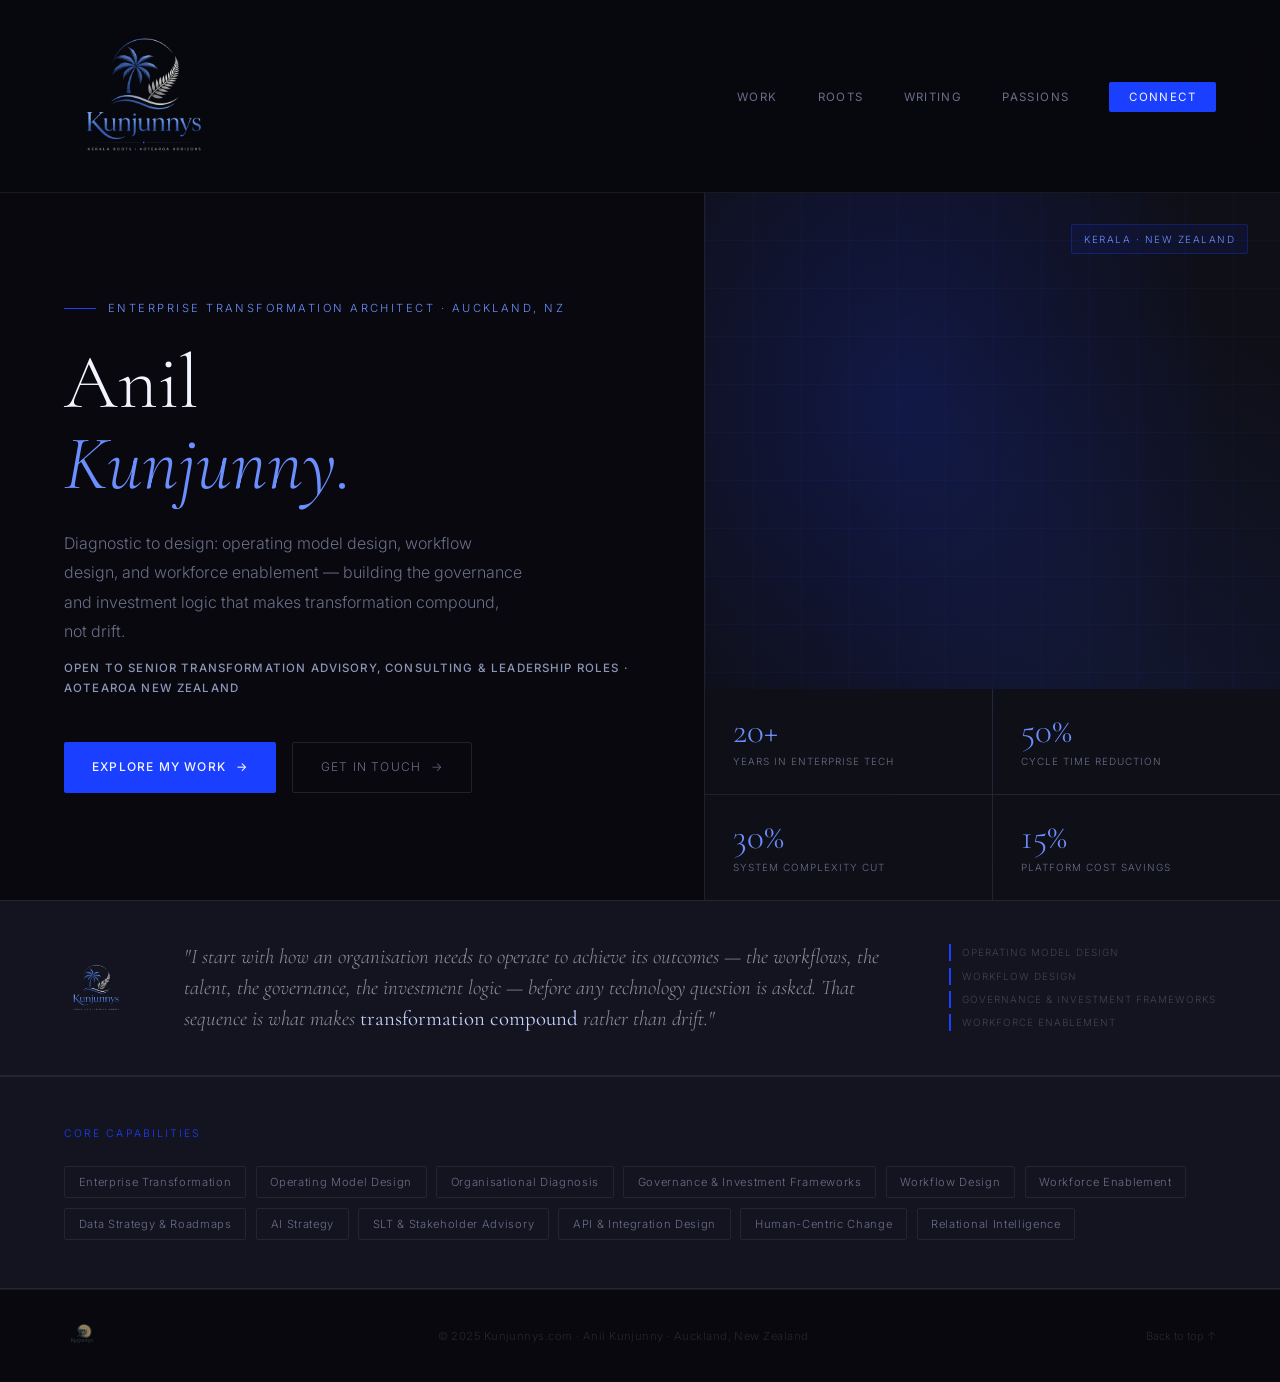
<file: index.html>
<!DOCTYPE html>
<html lang="en">
<head>
  <meta charset="UTF-8"/>
  <meta name="viewport" content="width=device-width,initial-scale=1.0"/>
  <title>Anil Kunjunny — Enterprise Transformation Architect</title>
  <link href="https://fonts.googleapis.com/css2?family=Cormorant+Garamond:ital,wght@0,300;0,400;0,600;1,300;1,400&family=Inter:wght@300;400;500;600&display=swap" rel="stylesheet"/>
  <link rel="stylesheet" href="css/style.css"/>
</head>
<body>

<nav>
  <a href="index.html" class="nav-logo"><img src="images/kunjunnys-logo-transparent.png" alt="Kunjunnys">
</a>
  <ul class="nav-links">
    <li><a href="work.html">Work</a></li>
    <li><a href="roots.html">Roots</a></li>
    <li><a href="writing.html">Writing</a></li>
    <li><a href="passions.html">Passions</a></li>
    <li><a href="connect.html" class="nav-cta">Connect</a></li>
  </ul>
</nav>

<div class="hero" id="home">
  <div class="hero-left">
    <div class="hero-eyebrow">Enterprise Transformation Architect &middot; Auckland, NZ</div>
    <h1 class="hero-title">Anil<br><em>Kunjunny.</em></h1>
    <p class="hero-subtitle">Diagnostic to design: operating model design, workflow design, and workforce enablement &mdash; building the governance and investment logic that makes transformation compound, not drift.</p>
    <p class="hero-role">Open to Senior Transformation Advisory, Consulting &amp; Leadership Roles &middot; Aotearoa New Zealand</p>
    <div class="hero-actions">
      <a href="work.html" class="btn-primary">Explore my work <span class="btn-arrow">&rarr;</span></a>
      <a href="connect.html" class="btn-secondary">Get in touch <span class="btn-arrow">&rarr;</span></a>
    </div>
  </div>
  <div class="hero-right">
    <div class="hero-bg-glow"></div>
    <div class="hero-grid-overlay"></div>
    <div class="hero-tag">Kerala &middot; New Zealand</div>
    <div class="hero-credentials">
      <div class="hero-cred"><div class="hero-cred-num">20+</div><div class="hero-cred-label">Years in enterprise tech</div></div>
      <div class="hero-cred"><div class="hero-cred-num">50%</div><div class="hero-cred-label">Cycle time reduction</div></div>
      <div class="hero-cred"><div class="hero-cred-num">30%</div><div class="hero-cred-label">System complexity cut</div></div>
      <div class="hero-cred"><div class="hero-cred-num">15%</div><div class="hero-cred-label">Platform cost savings</div></div>
    </div>
  </div>
</div>

<div class="about-strip reveal">
  <img class="about-strip-logo" src="images/kunjunnys-logo-transparent.png" alt="Kunjunnys logo"/>
  <p class="about-strip-text">"I start with how an organisation needs to operate to achieve its outcomes &mdash; the workflows, the talent, the governance, the investment logic &mdash; before any technology question is asked. That sequence is what makes <strong>transformation compound</strong> rather than drift."</p>
  <div class="about-strip-tags">
    <span class="about-strip-tag">Operating Model Design</span>
    <span class="about-strip-tag">Workflow Design</span>
    <span class="about-strip-tag">Governance &amp; Investment Frameworks</span>
    <span class="about-strip-tag">Workforce Enablement</span>
  </div>
</div>

<div class="skills-strip reveal">
  <p class="skills-strip-label">Core Capabilities</p>
  <div class="skills-tags">
    <span class="skill-tag">Enterprise Transformation</span><span class="skill-tag">Operating Model Design</span><span class="skill-tag">Organisational Diagnosis</span><span class="skill-tag">Governance &amp; Investment Frameworks</span><span class="skill-tag">Workflow Design</span><span class="skill-tag">Workforce Enablement</span><span class="skill-tag">Data Strategy &amp; Roadmaps</span><span class="skill-tag">AI Strategy</span><span class="skill-tag">SLT &amp; Stakeholder Advisory</span><span class="skill-tag">API &amp; Integration Design</span><span class="skill-tag">Human-Centric Change</span><span class="skill-tag">Relational Intelligence</span>
  </div>
</div>

<footer>
  <img src="images/logo.png" alt="Kunjunnys logo"/>
  <p>&copy; 2025 Kunjunnys.com &middot; Anil Kunjunny &middot; Auckland, New Zealand</p>
  <a href="#">Back to top &uarr;</a>
</footer>

<script src="js/main.js"></script>
</body>
</html>
</file>
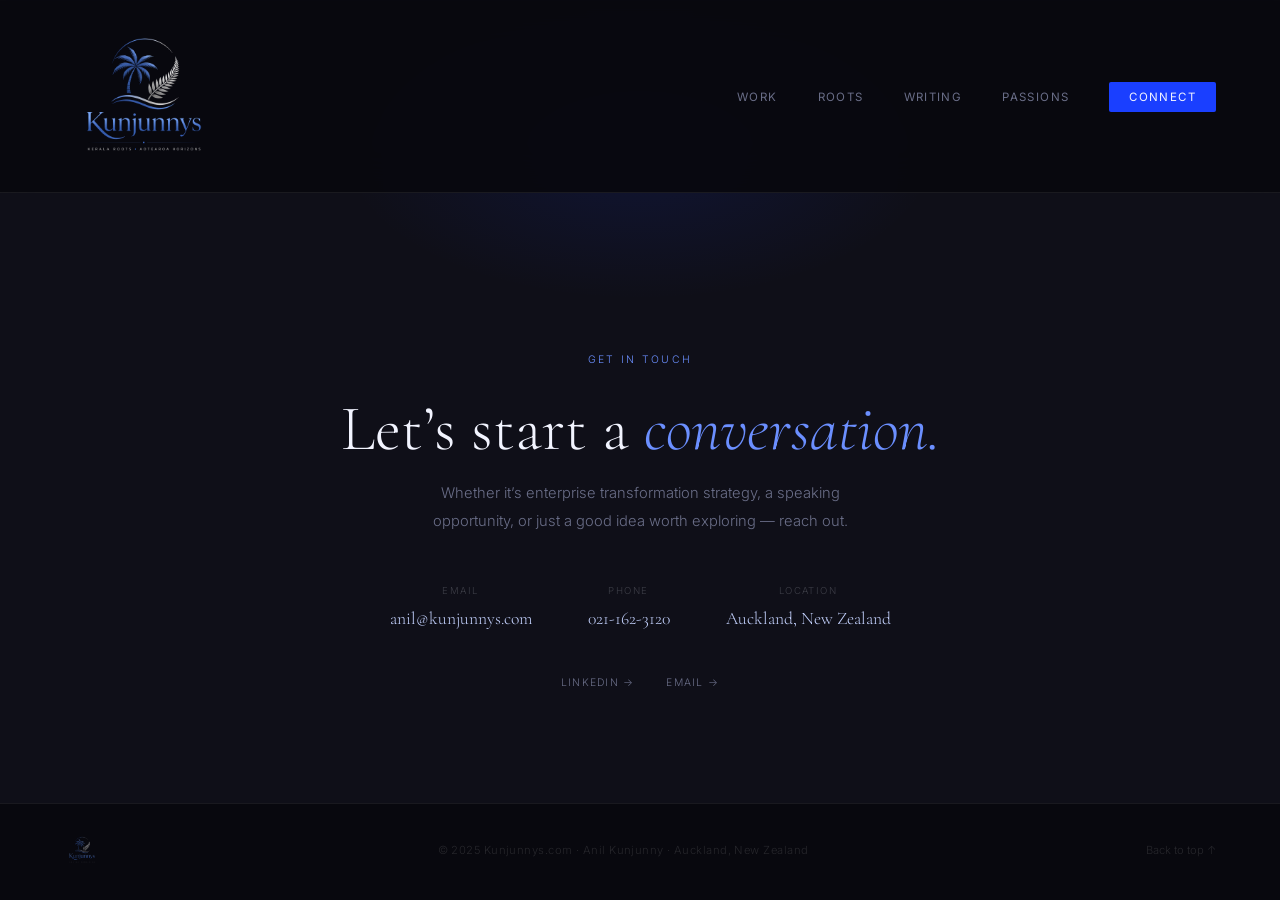
<file: connect.html>
<!DOCTYPE html>
<html lang="en">
<head>
  <meta charset="UTF-8"/>
  <meta name="viewport" content="width=device-width,initial-scale=1.0"/>
  <title>Connect — Anil Kunjunny, Enterprise Transformation Architect</title>
  <link href="https://fonts.googleapis.com/css2?family=Cormorant+Garamond:ital,wght@0,300;0,400;0,600;1,300;1,400&family=Inter:wght@300;400;500;600&display=swap" rel="stylesheet"/>
  <link rel="stylesheet" href="css/style.css"/>
</head>
<body>

<nav>
  <a href="index.html" class="nav-logo"><img src="images/kunjunnys-logo-transparent.png" alt="Kunjunnys logo"/></a>
  <ul class="nav-links">
    <li><a href="work.html">Work</a></li>
    <li><a href="roots.html">Roots</a></li>
    <li><a href="writing.html">Writing</a></li>
    <li><a href="passions.html">Passions</a></li>
    <li><a href="connect.html" class="nav-cta">Connect</a></li>
  </ul>
</nav>

<section id="connect" class="page-top" style="padding-top:350px;">
  <p class="connect-eyebrow">Get in touch</p>
  <h2 class="connect-title">Let&rsquo;s start a <em>conversation.</em></h2>
  <p class="connect-sub">Whether it&rsquo;s enterprise transformation strategy, a speaking opportunity, or just a good idea worth exploring &mdash; reach out.</p>
  <div class="connect-details">
    <div class="connect-detail"><div class="connect-detail-label">Email</div><div class="connect-detail-value"><a href="mailto:anil@kunjunnys.com">anil@kunjunnys.com</a></div></div>
    <div class="connect-detail"><div class="connect-detail-label">Phone</div><div class="connect-detail-value"><a href="tel:02116233120">021-162-3120</a></div></div>
    <div class="connect-detail"><div class="connect-detail-label">Location</div><div class="connect-detail-value">Auckland, New Zealand</div></div>
  </div>
  <div class="connect-socials">
    <a href="https://linkedin.com/in/kunjunny" class="connect-social-link" target="_blank">LinkedIn &rarr;</a>
    <a href="mailto:anil@kunjunnys.com" class="connect-social-link">Email &rarr;</a>
  </div>
</section>

<footer>
  <img src="images/kunjunnys-logo-transparent.png" alt="Kunjunnys logo"/>
  <p>&copy; 2025 Kunjunnys.com &middot; Anil Kunjunny &middot; Auckland, New Zealand</p>
  <a href="#">Back to top &uarr;</a>
</footer>

<script src="js/main.js"></script>
</body>
</html>
</file>
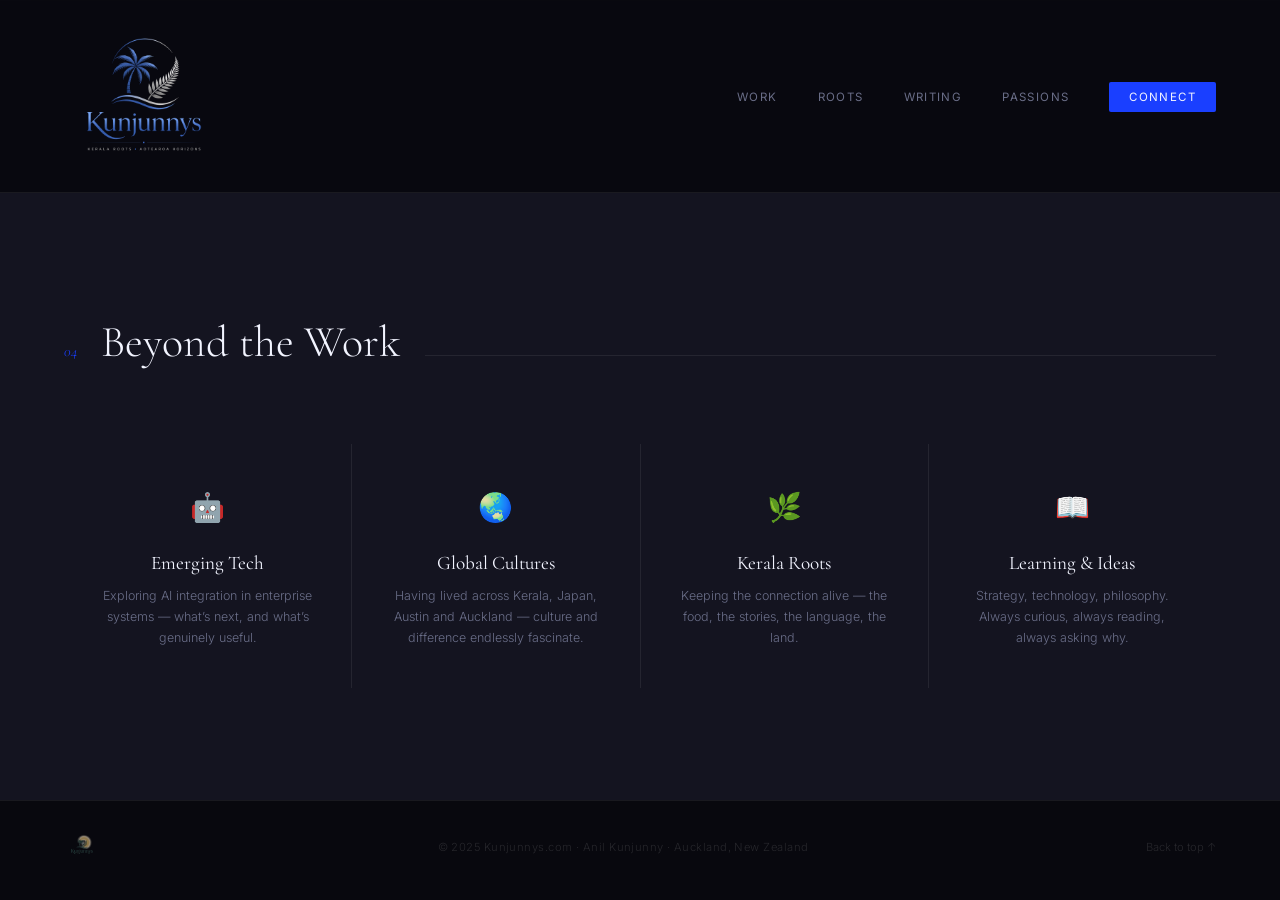
<file: passions.html>
<!DOCTYPE html>
<html lang="en">
<head>
  <meta charset="UTF-8"/>
  <meta name="viewport" content="width=device-width,initial-scale=1.0"/>
  <title>Beyond the Work — Anil Kunjunny, Enterprise Transformation Architect</title>
  <link href="https://fonts.googleapis.com/css2?family=Cormorant+Garamond:ital,wght@0,300;0,400;0,600;1,300;1,400&family=Inter:wght@300;400;500;600&display=swap" rel="stylesheet"/>
  <link rel="stylesheet" href="css/style.css"/>
</head>
<body>

<nav>
  <a href="index.html" class="nav-logo"><img src="images/kunjunnys-logo-transparent.png" alt="Kunjunnys logo"/></a>
  <ul class="nav-links">
    <li><a href="work.html">Work</a></li>
    <li><a href="roots.html">Roots</a></li>
    <li><a href="writing.html">Writing</a></li>
    <li><a href="passions.html">Passions</a></li>
    <li><a href="connect.html" class="nav-cta">Connect</a></li>
  </ul>
</nav>

<section id="passions" class="page-top">
  <div class="section-header reveal">
    <span class="section-num">04</span>
    <h2 class="section-title">Beyond the Work</h2>
    <div class="section-line"></div>
  </div>
  <div class="passions-grid reveal">
    <div class="passion-item"><span class="passion-icon">🤖</span><div class="passion-name">Emerging Tech</div><p class="passion-desc">Exploring AI integration in enterprise systems &mdash; what&rsquo;s next, and what&rsquo;s genuinely useful.</p></div>
    <div class="passion-item"><span class="passion-icon">🌏</span><div class="passion-name">Global Cultures</div><p class="passion-desc">Having lived across Kerala, Japan, Austin and Auckland &mdash; culture and difference endlessly fascinate.</p></div>
    <div class="passion-item"><span class="passion-icon">🌿</span><div class="passion-name">Kerala Roots</div><p class="passion-desc">Keeping the connection alive &mdash; the food, the stories, the language, the land.</p></div>
    <div class="passion-item"><span class="passion-icon">📖</span><div class="passion-name">Learning &amp; Ideas</div><p class="passion-desc">Strategy, technology, philosophy. Always curious, always reading, always asking why.</p></div>
  </div>
</section>

<footer>
  <img src="images/logo.png" alt="Kunjunnys logo"/>
  <p>&copy; 2025 Kunjunnys.com &middot; Anil Kunjunny &middot; Auckland, New Zealand</p>
  <a href="#">Back to top &uarr;</a>
</footer>

<script src="js/main.js"></script>
</body>
</html>
</file>
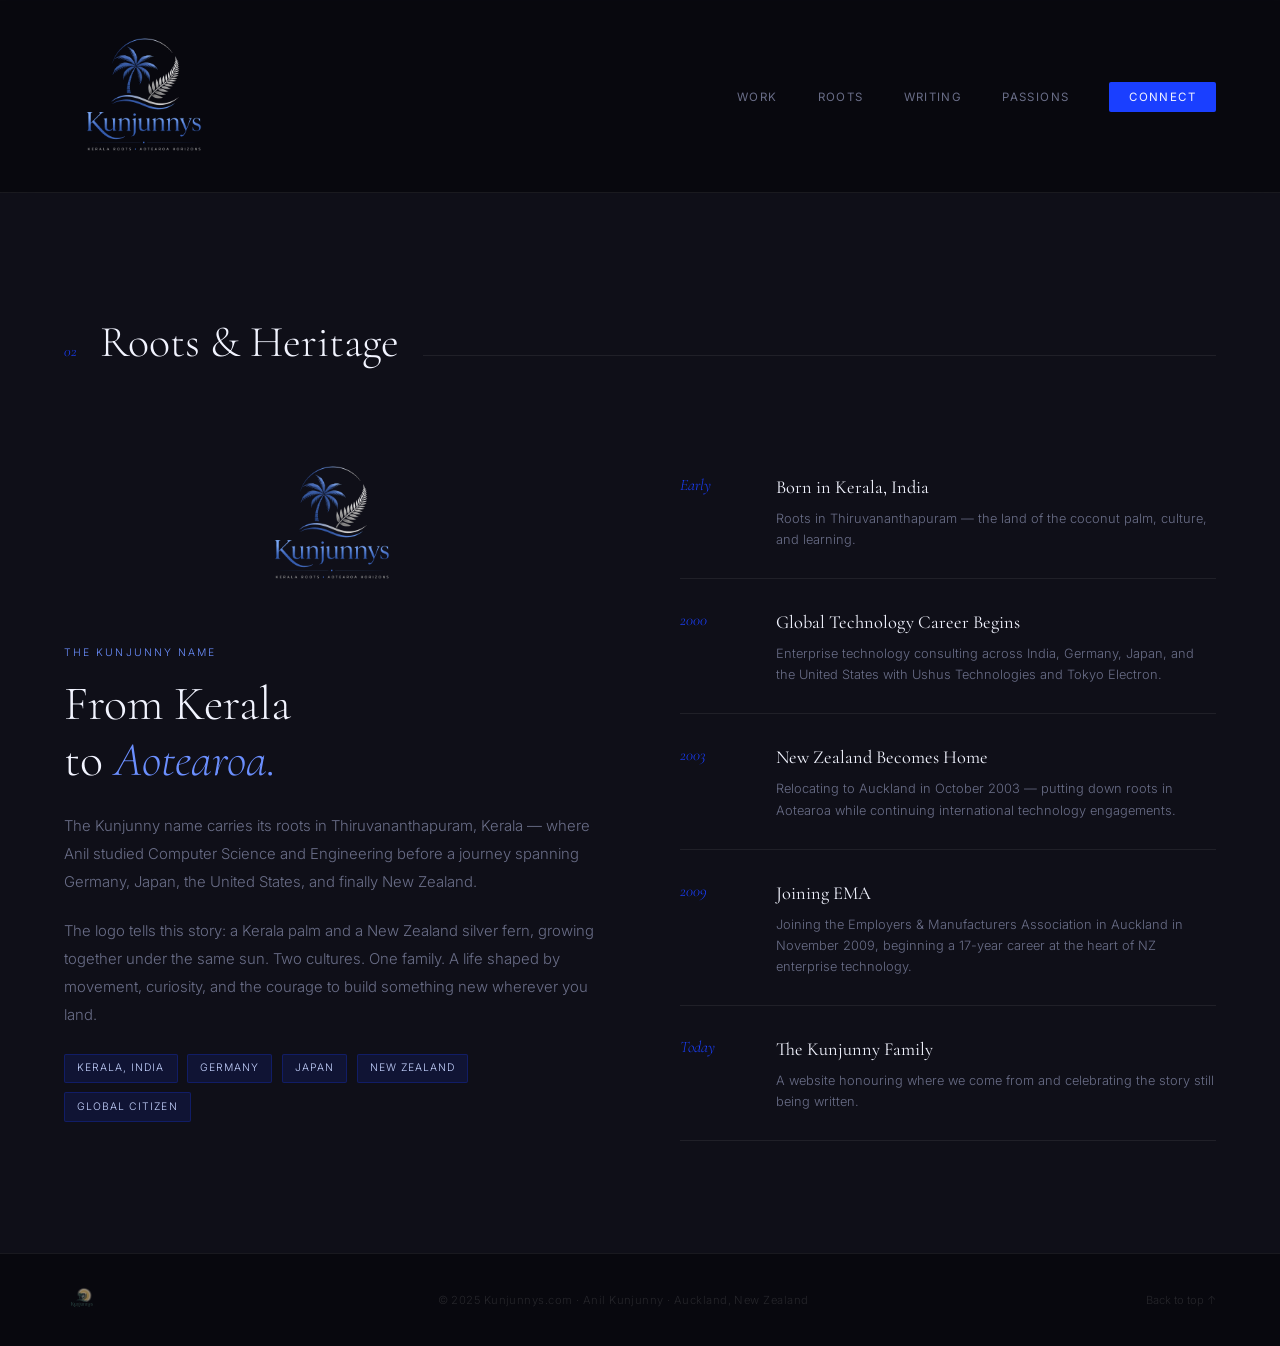
<file: roots.html>
<!DOCTYPE html>
<html lang="en">
<head>
  <meta charset="UTF-8"/>
  <meta name="viewport" content="width=device-width,initial-scale=1.0"/>
  <title>Roots &amp; Heritage — Anil Kunjunny, Enterprise Transformation Architect</title>
  <link href="https://fonts.googleapis.com/css2?family=Cormorant+Garamond:ital,wght@0,300;0,400;0,600;1,300;1,400&family=Inter:wght@300;400;500;600&display=swap" rel="stylesheet"/>
  <link rel="stylesheet" href="css/style.css"/>
</head>
<body>

<nav>
  <a href="index.html" class="nav-logo"><img src="images/kunjunnys-logo-transparent.png" alt="Kunjunnys logo"/></a>
  <ul class="nav-links">
    <li><a href="work.html">Work</a></li>
    <li><a href="roots.html">Roots</a></li>
    <li><a href="writing.html">Writing</a></li>
    <li><a href="passions.html">Passions</a></li>
    <li><a href="connect.html" class="nav-cta">Connect</a></li>
  </ul>
</nav>

<section id="roots" class="page-top">
  <div class="section-header reveal">
    <span class="section-num">02</span>
    <h2 class="section-title">Roots &amp; Heritage</h2>
    <div class="section-line"></div>
  </div>
  <div class="roots-inner reveal">
    <div>
      <div class="roots-logo-container"><img class="roots-logo" src="images/kunjunnys-logo-transparent.png" alt=""/></div>
      <p class="roots-story-label">The Kunjunny Name</p>
      <h3 class="roots-headline">From Kerala<br>to <em>Aotearoa.</em></h3>
      <p class="roots-body">The Kunjunny name carries its roots in Thiruvananthapuram, Kerala &mdash; where Anil studied Computer Science and Engineering before a journey spanning Germany, Japan, the United States, and finally New Zealand.</p>
      <p class="roots-body">The logo tells this story: a Kerala palm and a New Zealand silver fern, growing together under the same sun. Two cultures. One family. A life shaped by movement, curiosity, and the courage to build something new wherever you land.</p>
      <div class="roots-heritage-tags">
        <span class="heritage-tag">Kerala, India</span><span class="heritage-tag">Germany</span><span class="heritage-tag">Japan</span><span class="heritage-tag">New Zealand</span><span class="heritage-tag">Global Citizen</span>
      </div>
    </div>
    <div>
      <div class="roots-milestone"><div class="roots-milestone-year">Early</div><div><div class="roots-milestone-title">Born in Kerala, India</div><div class="roots-milestone-desc">Roots in Thiruvananthapuram &mdash; the land of the coconut palm, culture, and learning.</div></div></div>
      <div class="roots-milestone"><div class="roots-milestone-year">2000</div><div><div class="roots-milestone-title">Global Technology Career Begins</div><div class="roots-milestone-desc">Enterprise technology consulting across India, Germany, Japan, and the United States with Ushus Technologies and Tokyo Electron.</div></div></div>
      <div class="roots-milestone"><div class="roots-milestone-year">2003</div><div><div class="roots-milestone-title">New Zealand Becomes Home</div><div class="roots-milestone-desc">Relocating to Auckland in October 2003 &mdash; putting down roots in Aotearoa while continuing international technology engagements.</div></div></div>
      <div class="roots-milestone"><div class="roots-milestone-year">2009</div><div><div class="roots-milestone-title">Joining EMA</div><div class="roots-milestone-desc">Joining the Employers &amp; Manufacturers Association in Auckland in November 2009, beginning a 17-year career at the heart of NZ enterprise technology.</div></div></div>
      <div class="roots-milestone"><div class="roots-milestone-year">Today</div><div><div class="roots-milestone-title">The Kunjunny Family</div><div class="roots-milestone-desc">A website honouring where we come from and celebrating the story still being written.</div></div></div>
    </div>
  </div>
</section>

<footer>
  <img src="images/logo.png" alt="Kunjunnys logo"/>
  <p>&copy; 2025 Kunjunnys.com &middot; Anil Kunjunny &middot; Auckland, New Zealand</p>
  <a href="#">Back to top &uarr;</a>
</footer>

<script src="js/main.js"></script>
</body>
</html>
</file>
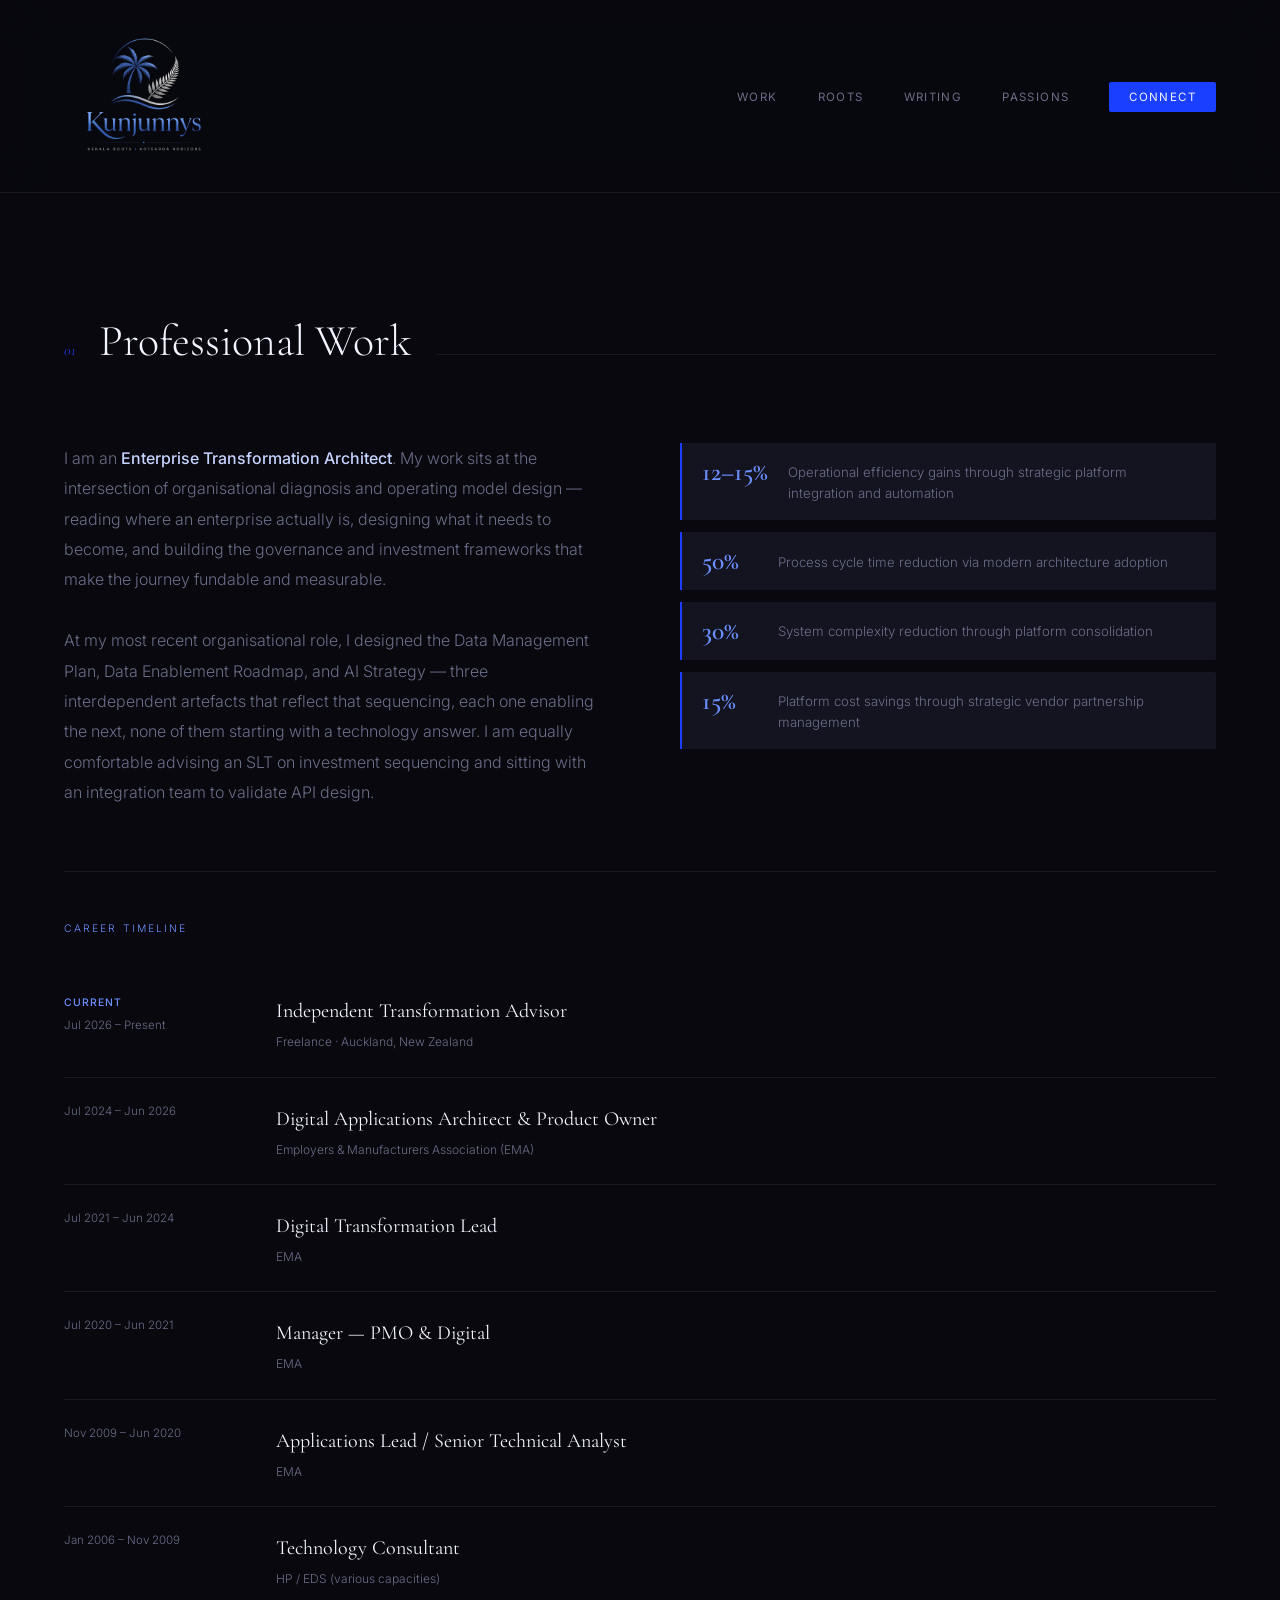
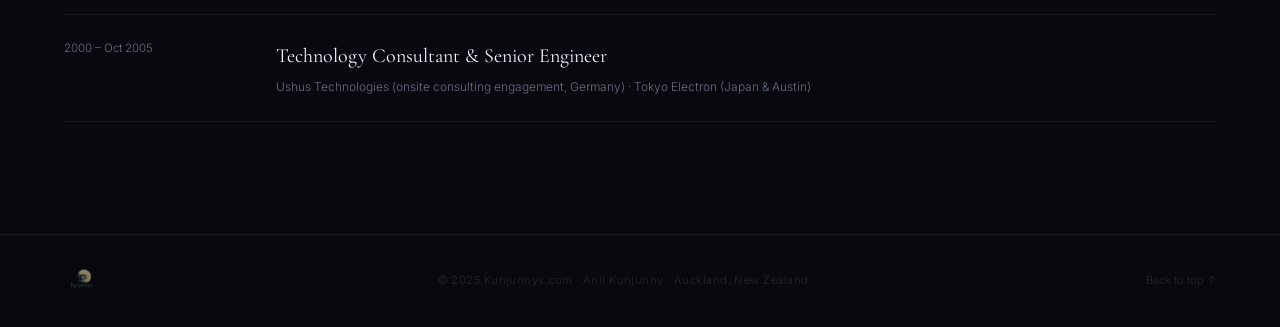
<file: work.html>
<!DOCTYPE html>
<html lang="en">
<head>
  <meta charset="UTF-8"/>
  <meta name="viewport" content="width=device-width,initial-scale=1.0"/>
  <title>Professional Work — Anil Kunjunny, Enterprise Transformation Architect</title>
  <link href="https://fonts.googleapis.com/css2?family=Cormorant+Garamond:ital,wght@0,300;0,400;0,600;1,300;1,400&family=Inter:wght@300;400;500;600&display=swap" rel="stylesheet"/>
  <link rel="stylesheet" href="css/style.css"/>
</head>
<body>

<nav>
  <a href="index.html" class="nav-logo"><img src="images/kunjunnys-logo-transparent.png" alt="Kunjunnys logo"/></a>
  <ul class="nav-links">
    <li><a href="work.html">Work</a></li>
    <li><a href="roots.html">Roots</a></li>
    <li><a href="writing.html">Writing</a></li>
    <li><a href="passions.html">Passions</a></li>
    <li><a href="connect.html" class="nav-cta">Connect</a></li>
  </ul>
</nav>

<section id="work" class="page-top">
  <div class="section-header reveal">
    <span class="section-num">01</span>
    <h2 class="section-title">Professional Work</h2>
    <div class="section-line"></div>
  </div>
  <div class="work-intro reveal">
    <div class="work-summary">
      <p>I am an <strong>Enterprise Transformation Architect</strong>. My work sits at the intersection of organisational diagnosis and operating model design &mdash; reading where an enterprise actually is, designing what it needs to become, and building the governance and investment frameworks that make the journey fundable and measurable.</p>
      <br/>
      <p>At my most recent organisational role, I designed the Data Management Plan, Data Enablement Roadmap, and AI Strategy &mdash; three interdependent artefacts that reflect that sequencing, each one enabling the next, none of them starting with a technology answer. I am equally comfortable advising an SLT on investment sequencing and sitting with an integration team to validate API design.</p>
    </div>
    <div class="work-achievements">
      <div class="achievement"><div class="achievement-num">12&ndash;15%</div><div class="achievement-text">Operational efficiency gains through strategic platform integration and automation</div></div>
      <div class="achievement"><div class="achievement-num">50%</div><div class="achievement-text">Process cycle time reduction via modern architecture adoption</div></div>
      <div class="achievement"><div class="achievement-num">30%</div><div class="achievement-text">System complexity reduction through platform consolidation</div></div>
      <div class="achievement"><div class="achievement-num">15%</div><div class="achievement-text">Platform cost savings through strategic vendor partnership management</div></div>
    </div>
  </div>
  <div class="work-timeline reveal">
    <p class="timeline-title">Career Timeline</p>
    <div>
      <div class="timeline-item"><div class="timeline-period"><em>Current</em>Jul 2026 &ndash; Present</div><div><div class="timeline-role">Independent Transformation Advisor</div><div class="timeline-org">Freelance &middot; Auckland, New Zealand</div></div></div>
      <div class="timeline-item"><div class="timeline-period">Jul 2024 &ndash; Jun 2026</div><div><div class="timeline-role">Digital Applications Architect &amp; Product Owner</div><div class="timeline-org">Employers &amp; Manufacturers Association (EMA)</div></div></div>
      <div class="timeline-item"><div class="timeline-period">Jul 2021 &ndash; Jun 2024</div><div><div class="timeline-role">Digital Transformation Lead</div><div class="timeline-org">EMA</div></div></div>
      <div class="timeline-item"><div class="timeline-period">Jul 2020 &ndash; Jun 2021</div><div><div class="timeline-role">Manager &mdash; PMO &amp; Digital</div><div class="timeline-org">EMA</div></div></div>
      <div class="timeline-item"><div class="timeline-period">Nov 2009 &ndash; Jun 2020</div><div><div class="timeline-role">Applications Lead / Senior Technical Analyst</div><div class="timeline-org">EMA</div></div></div>
      <div class="timeline-item"><div class="timeline-period">Jan 2006 &ndash; Nov 2009</div><div><div class="timeline-role">Technology Consultant</div><div class="timeline-org">HP / EDS (various capacities)</div></div></div>
      <div class="timeline-item"><div class="timeline-period">2000 &ndash; Oct 2005</div><div><div class="timeline-role">Technology Consultant &amp; Senior Engineer</div><div class="timeline-org">Ushus Technologies (onsite consulting engagement, Germany) &middot; Tokyo Electron (Japan &amp; Austin)</div></div></div>
    </div>
  </div>
</section>

<footer>
  <img src="images/logo.png" alt="Kunjunnys logo"/>
  <p>&copy; 2025 Kunjunnys.com &middot; Anil Kunjunny &middot; Auckland, New Zealand</p>
  <a href="#">Back to top &uarr;</a>
</footer>

<script src="js/main.js"></script>
</body>
</html>
</file>
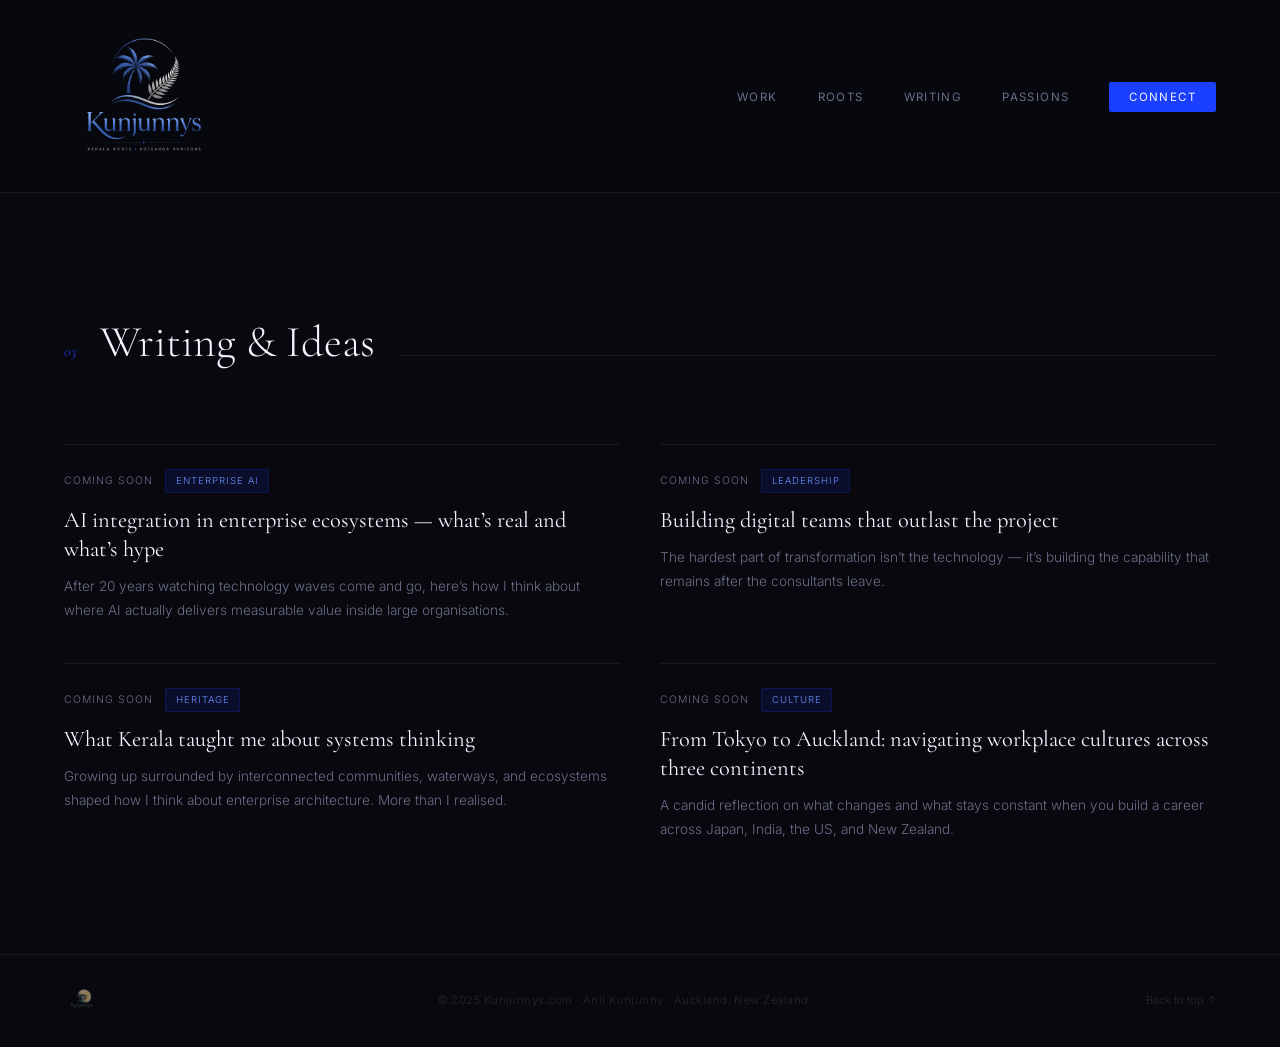
<file: writing.html>
<!DOCTYPE html>
<html lang="en">
<head>
  <meta charset="UTF-8"/>
  <meta name="viewport" content="width=device-width,initial-scale=1.0"/>
  <title>Writing &amp; Ideas — Anil Kunjunny, Enterprise Transformation Architect</title>
  <link href="https://fonts.googleapis.com/css2?family=Cormorant+Garamond:ital,wght@0,300;0,400;0,600;1,300;1,400&family=Inter:wght@300;400;500;600&display=swap" rel="stylesheet"/>
  <link rel="stylesheet" href="css/style.css"/>
</head>
<body>

<nav>
  <a href="index.html" class="nav-logo"><img src="images/kunjunnys-logo-transparent.png" alt="Kunjunnys logo"/></a>
  <ul class="nav-links">
    <li><a href="work.html">Work</a></li>
    <li><a href="roots.html">Roots</a></li>
    <li><a href="writing.html">Writing</a></li>
    <li><a href="passions.html">Passions</a></li>
    <li><a href="connect.html" class="nav-cta">Connect</a></li>
  </ul>
</nav>

<section id="writing" class="page-top">
  <div class="section-header reveal">
    <span class="section-num">03</span>
    <h2 class="section-title">Writing &amp; Ideas</h2>
    <div class="section-line"></div>
  </div>
  <div class="writing-grid reveal">
    <div class="writing-post"><div class="writing-post-meta"><span class="writing-post-date">Coming soon</span><span class="writing-post-tag">Enterprise AI</span></div><h3 class="writing-post-title">AI integration in enterprise ecosystems &mdash; what&rsquo;s real and what&rsquo;s hype</h3><p class="writing-post-excerpt">After 20 years watching technology waves come and go, here&rsquo;s how I think about where AI actually delivers measurable value inside large organisations.</p></div>
    <div class="writing-post"><div class="writing-post-meta"><span class="writing-post-date">Coming soon</span><span class="writing-post-tag">Leadership</span></div><h3 class="writing-post-title">Building digital teams that outlast the project</h3><p class="writing-post-excerpt">The hardest part of transformation isn&rsquo;t the technology &mdash; it&rsquo;s building the capability that remains after the consultants leave.</p></div>
    <div class="writing-post"><div class="writing-post-meta"><span class="writing-post-date">Coming soon</span><span class="writing-post-tag">Heritage</span></div><h3 class="writing-post-title">What Kerala taught me about systems thinking</h3><p class="writing-post-excerpt">Growing up surrounded by interconnected communities, waterways, and ecosystems shaped how I think about enterprise architecture. More than I realised.</p></div>
    <div class="writing-post"><div class="writing-post-meta"><span class="writing-post-date">Coming soon</span><span class="writing-post-tag">Culture</span></div><h3 class="writing-post-title">From Tokyo to Auckland: navigating workplace cultures across three continents</h3><p class="writing-post-excerpt">A candid reflection on what changes and what stays constant when you build a career across Japan, India, the US, and New Zealand.</p></div>
  </div>
</section>

<footer>
  <img src="images/logo.png" alt="Kunjunnys logo"/>
  <p>&copy; 2025 Kunjunnys.com &middot; Anil Kunjunny &middot; Auckland, New Zealand</p>
  <a href="#">Back to top &uarr;</a>
</footer>

<script src="js/main.js"></script>
</body>
</html>
</file>
<file: css/style.css>
*,*::before,*::after{box-sizing:border-box;margin:0;padding:0}
    :root{
      --black:#08080E;
      --black-mid:#0F0F18;
      --black-card:#141420;
      --black-hover:#1A1A28;
      --blue:#1A3FFF;
      --blue-mid:#2D5BFF;
      --blue-soft:#6B8FFF;
      --blue-pale:#C5D3FF;
      --blue-glow:rgba(26,63,255,0.12);
      --white:#F2F4FF;
      --muted:#6A6E88;
      --line:rgba(255,255,255,0.07);
    }
    html{scroll-behavior:smooth}
    body{background:var(--black);color:var(--white);font-family:'Inter',sans-serif;font-weight:300;line-height:1.7;overflow-x:hidden}

    /* NAV */
    nav{position:fixed;top:0;left:0;right:0;z-index:100;display:flex;justify-content:space-between;align-items:center;padding:1rem 4rem;background:rgba(8,8,14,0.93);backdrop-filter:blur(20px);border-bottom:1px solid var(--line);opacity:0;animation:fadeDown .8s ease .2s forwards}
    .nav-logo img{width:160px;height:auto;display:block;opacity:1}
    .nav-links{display:flex;gap:2.5rem;list-style:none;align-items:center}
    .nav-links a{font-size:.72rem;font-weight:400;letter-spacing:.12em;text-transform:uppercase;color:var(--muted);text-decoration:none;transition:color .2s}
    .nav-links a:hover{color:var(--blue-soft)}
    .nav-cta{background:var(--blue)!important;color:var(--white)!important;padding:.5rem 1.25rem;border-radius:2px}
    .nav-cta:hover{background:var(--blue-mid)!important}

    /* HERO */
    .hero{min-height:100vh;display:grid;grid-template-columns:1.1fr .9fr;padding-top:192px}
    .hero-left{display:flex;flex-direction:column;justify-content:center;padding:6rem 4rem;opacity:0;animation:fadeUp 1s ease .5s forwards}
    .hero-eyebrow{font-size:.7rem;letter-spacing:.22em;text-transform:uppercase;color:var(--blue-soft);margin-bottom:1.5rem;display:flex;align-items:center;gap:.75rem}
    .hero-eyebrow::before{content:'';display:block;width:2rem;height:1px;background:var(--blue)}
    .hero-title{font-family:'Cormorant Garamond',serif;font-size:clamp(3.2rem,6vw,5.5rem);font-weight:300;line-height:1.06;color:var(--white);margin-bottom:1.5rem}
    .hero-title em{font-style:italic;color:var(--blue-soft)}
    .hero-subtitle{font-size:1rem;color:var(--muted);max-width:460px;line-height:1.85;margin-bottom:.75rem}
    .hero-role{font-size:.72rem;font-weight:500;letter-spacing:.1em;color:var(--blue-pale);margin-bottom:2.75rem;text-transform:uppercase;opacity:.7}
    .hero-actions{display:flex;gap:1rem;flex-wrap:wrap}
    .btn-primary{display:inline-flex;align-items:center;gap:.6rem;background:var(--blue);color:var(--white);text-decoration:none;padding:.9rem 1.75rem;font-size:.75rem;letter-spacing:.1em;text-transform:uppercase;font-weight:500;border-radius:2px;transition:background .2s,transform .2s,box-shadow .2s}
    .btn-primary:hover{background:var(--blue-mid);transform:translateY(-2px);box-shadow:0 8px 24px rgba(26,63,255,.35)}
    .btn-secondary{display:inline-flex;align-items:center;gap:.6rem;border:1px solid rgba(255,255,255,.1);color:var(--muted);text-decoration:none;padding:.9rem 1.75rem;font-size:.75rem;letter-spacing:.1em;text-transform:uppercase;border-radius:2px;transition:border-color .2s,color .2s}
    .btn-secondary:hover{border-color:var(--blue-soft);color:var(--blue-soft)}
    .btn-arrow{transition:transform .2s}
    .btn-primary:hover .btn-arrow,.btn-secondary:hover .btn-arrow{transform:translateX(4px)}

    .hero-right{position:relative;background:var(--black-mid);border-left:1px solid var(--line);overflow:hidden;opacity:0;animation:fadeIn 1.2s ease .7s forwards}
    .hero-bg-glow{position:absolute;inset:0;background:radial-gradient(ellipse at 35% 30%,rgba(26,63,255,.2) 0%,transparent 60%),radial-gradient(ellipse at 75% 75%,rgba(45,91,255,.1) 0%,transparent 55%)}
    .hero-grid-overlay{position:absolute;inset:0;background-image:linear-gradient(rgba(45,91,255,.05) 1px,transparent 1px),linear-gradient(90deg,rgba(45,91,255,.05) 1px,transparent 1px);background-size:48px 48px}
    .hero-tag{position:absolute;top:2rem;right:2rem;font-size:.62rem;letter-spacing:.15em;text-transform:uppercase;color:var(--blue-soft);border:1px solid rgba(26,63,255,.3);padding:.35rem .75rem;border-radius:2px;background:rgba(26,63,255,.08)}
    .hero-credentials{position:absolute;bottom:0;left:0;right:0;display:grid;grid-template-columns:1fr 1fr;gap:1px;background:var(--line)}
    .hero-cred{padding:1.5rem 1.75rem;background:var(--black-mid);transition:background .2s}
    .hero-cred:hover{background:var(--black-hover)}
    .hero-cred-num{font-family:'Cormorant Garamond',serif;font-size:2.2rem;font-weight:300;color:var(--blue-soft);line-height:1;margin-bottom:.3rem}
    .hero-cred-label{font-size:.62rem;letter-spacing:.1em;text-transform:uppercase;color:var(--muted)}

    /* ABOUT STRIP */
    .about-strip{background:var(--black-card);border-top:1px solid var(--line);border-bottom:1px solid var(--line);padding:2.5rem 4rem;display:flex;align-items:center;gap:3.5rem}
    .about-strip-logo{height:64px;opacity:1;flex-shrink:0}
    .about-strip-text{font-family:'Cormorant Garamond',serif;font-size:1.3rem;font-style:italic;font-weight:300;color:rgba(242,244,255,.55);line-height:1.5;flex:1}
    .about-strip-text strong{font-style:normal;color:var(--blue-pale);font-weight:400}
    .about-strip-tags{display:flex;flex-direction:column;gap:.4rem;flex-shrink:0}
    .about-strip-tag{font-size:.62rem;letter-spacing:.1em;text-transform:uppercase;color:rgba(255,255,255,.2);border-left:2px solid var(--blue);padding-left:.7rem}

    /* SECTION SHARED */
    section{padding:7rem 4rem}
    .page-top{padding-top:calc(192px + 7rem)}
    .section-header{display:flex;align-items:baseline;gap:1.5rem;margin-bottom:4rem}
    .section-num{font-family:'Cormorant Garamond',serif;font-size:.95rem;color:var(--blue);font-style:italic}
    .section-title{font-family:'Cormorant Garamond',serif;font-size:clamp(1.8rem,3.5vw,2.75rem);font-weight:300;color:var(--white)}
    .section-line{flex:1;height:1px;background:var(--line);margin-bottom:.3rem}

    /* WORK */
    #work{background:var(--black)}
    .work-intro{display:grid;grid-template-columns:1fr 1fr;gap:5rem;margin-bottom:4rem}
    .work-summary{font-size:1rem;color:var(--muted);line-height:1.9}
    .work-summary strong{color:var(--blue-pale);font-weight:500}
    .work-achievements{display:flex;flex-direction:column;gap:.75rem}
    .achievement{display:flex;gap:1.25rem;align-items:flex-start;padding:1rem 1.25rem;background:var(--black-card);border-left:2px solid var(--blue);border-radius:0 2px 2px 0;transition:border-color .2s,background .2s}
    .achievement:hover{background:var(--black-hover);border-color:var(--blue-soft)}
    .achievement-num{font-family:'Cormorant Garamond',serif;font-size:1.6rem;font-weight:600;color:var(--blue-soft);line-height:1;flex-shrink:0;min-width:3.5rem}
    .achievement-text{font-size:.83rem;color:var(--muted);line-height:1.6;padding-top:.2rem}
    .work-timeline{border-top:1px solid var(--line);padding-top:3rem}
    .timeline-title{font-size:.65rem;letter-spacing:.2em;text-transform:uppercase;color:var(--blue-soft);margin-bottom:2rem}
    .timeline-item{display:grid;grid-template-columns:180px 1fr;gap:2rem;padding:1.5rem 0;border-bottom:1px solid var(--line);align-items:start}
    .timeline-period{font-size:.72rem;color:var(--muted)}
    .timeline-period em{display:block;color:var(--blue-soft);font-style:normal;font-weight:500;font-size:.65rem;letter-spacing:.1em;text-transform:uppercase;margin-bottom:.25rem}
    .timeline-role{font-family:'Cormorant Garamond',serif;font-size:1.25rem;font-weight:400;color:var(--white);margin-bottom:.25rem}
    .timeline-org{font-size:.75rem;color:var(--muted)}

    /* SKILLS STRIP */
    .skills-strip{background:var(--black-card);border-top:1px solid var(--line);border-bottom:1px solid var(--line);padding:3rem 4rem}
    .skills-strip-label{font-size:.65rem;letter-spacing:.2em;text-transform:uppercase;color:var(--blue);margin-bottom:1.5rem}
    .skills-tags{display:flex;flex-wrap:wrap;gap:.6rem}
    .skill-tag{font-size:.7rem;letter-spacing:.06em;color:var(--muted);border:1px solid var(--line);padding:.35rem .85rem;border-radius:2px;transition:border-color .2s,color .2s,background .2s;cursor:default}
    .skill-tag:hover{border-color:var(--blue);color:var(--blue-pale);background:var(--blue-glow)}

    /* ROOTS */
    #roots{background:var(--black-mid);border-top:1px solid var(--line)}
    .roots-inner{display:grid;grid-template-columns:1fr 1fr;gap:5rem;align-items:start}
    .roots-logo-container{display:flex;justify-content:center;margin-bottom:2.5rem}
    .roots-logo{width:160px;opacity:1}
    .roots-story-label{font-size:.65rem;letter-spacing:.2em;text-transform:uppercase;color:var(--blue-soft);margin-bottom:1rem}
    .roots-headline{font-family:'Cormorant Garamond',serif;font-size:clamp(2rem,4vw,3rem);font-weight:300;line-height:1.15;color:var(--white);margin-bottom:1.5rem}
    .roots-headline em{font-style:italic;color:var(--blue-soft)}
    .roots-body{font-size:.93rem;color:var(--muted);line-height:1.9;margin-bottom:1.25rem}
    .roots-heritage-tags{display:flex;gap:.6rem;flex-wrap:wrap;margin-top:1.5rem}
    .heritage-tag{font-size:.65rem;letter-spacing:.1em;text-transform:uppercase;border:1px solid rgba(26,63,255,.25);color:var(--blue-pale);padding:.3rem .75rem;border-radius:2px;background:var(--blue-glow)}
    .roots-milestone{padding:1.75rem 0;border-bottom:1px solid var(--line);display:grid;grid-template-columns:72px 1fr;gap:1.5rem;align-items:start}
    .roots-milestone-year{font-family:'Cormorant Garamond',serif;font-size:1rem;font-style:italic;color:var(--blue)}
    .roots-milestone-title{font-family:'Cormorant Garamond',serif;font-size:1.15rem;font-weight:400;color:var(--white);margin-bottom:.3rem}
    .roots-milestone-desc{font-size:.8rem;color:var(--muted);line-height:1.65}

    /* WRITING */
    #writing{background:var(--black);border-top:1px solid var(--line)}
    .writing-grid{display:grid;grid-template-columns:1fr 1fr;gap:2.5rem}
    .writing-post{border-top:1px solid var(--line);padding-top:1.5rem;cursor:pointer;transition:border-color .2s}
    .writing-post:hover{border-color:var(--blue)}
    .writing-post-meta{display:flex;gap:.75rem;align-items:center;margin-bottom:.75rem}
    .writing-post-date{font-size:.65rem;letter-spacing:.1em;text-transform:uppercase;color:var(--muted)}
    .writing-post-tag{font-size:.6rem;letter-spacing:.1em;text-transform:uppercase;background:var(--blue-glow);color:var(--blue-soft);border:1px solid rgba(26,63,255,.2);padding:.18rem .6rem;border-radius:2px}
    .writing-post-title{font-family:'Cormorant Garamond',serif;font-size:1.4rem;font-weight:400;color:var(--white);line-height:1.3;margin-bottom:.75rem;transition:color .2s}
    .writing-post:hover .writing-post-title{color:var(--blue-soft)}
    .writing-post-excerpt{font-size:.85rem;color:var(--muted);line-height:1.75}

    /* PASSIONS */
    #passions{background:var(--black-card);border-top:1px solid var(--line)}
    .passions-grid{display:grid;grid-template-columns:repeat(4,1fr);gap:1px;background:var(--line)}
    .passion-item{background:var(--black-card);padding:2.5rem 2rem;text-align:center;transition:background .3s}
    .passion-item:hover{background:var(--black-hover)}
    .passion-icon{font-size:1.75rem;display:block;margin-bottom:1rem}
    .passion-name{font-family:'Cormorant Garamond',serif;font-size:1.2rem;font-weight:400;color:var(--white);margin-bottom:.4rem}
    .passion-desc{font-size:.78rem;color:var(--muted);line-height:1.65}

    /* CONNECT */
    #connect{background:var(--black-mid);border-top:1px solid var(--line);text-align:center;padding:7rem 4rem;position:relative;overflow:hidden}
    #connect::before{content:'';position:absolute;top:0;left:50%;transform:translateX(-50%);width:600px;height:300px;background:radial-gradient(ellipse,rgba(26,63,255,.12) 0%,transparent 70%);pointer-events:none}
    .connect-eyebrow{font-size:.65rem;letter-spacing:.22em;text-transform:uppercase;color:var(--blue-soft);margin-bottom:1.5rem}
    .connect-title{font-family:'Cormorant Garamond',serif;font-size:clamp(2.5rem,5vw,4rem);font-weight:300;color:var(--white);margin-bottom:1rem;line-height:1.12}
    .connect-title em{font-style:italic;color:var(--blue-soft)}
    .connect-sub{font-size:.92rem;color:var(--muted);max-width:420px;margin:0 auto 3rem;line-height:1.85}
    .connect-details{display:flex;justify-content:center;gap:3.5rem;margin-bottom:2.5rem;flex-wrap:wrap}
    .connect-detail-label{font-size:.6rem;letter-spacing:.15em;text-transform:uppercase;color:rgba(242,244,255,.2);margin-bottom:.3rem}
    .connect-detail-value{font-family:'Cormorant Garamond',serif;font-size:1.1rem;color:var(--blue-pale)}
    .connect-detail-value a{color:inherit;text-decoration:none;transition:color .2s}
    .connect-detail-value a:hover{color:var(--blue-soft)}
    .connect-socials{display:flex;justify-content:center;gap:2rem}
    .connect-social-link{font-size:.65rem;letter-spacing:.12em;text-transform:uppercase;color:var(--muted);text-decoration:none;transition:color .2s}
    .connect-social-link:hover{color:var(--blue-soft)}

    /* FOOTER */
    footer{background:var(--black);border-top:1px solid var(--line);padding:1.75rem 4rem;display:flex;justify-content:space-between;align-items:center}
    footer img{height:36px;opacity:.65}
    footer p{font-size:.7rem;color:rgba(255,255,255,.12);letter-spacing:.04em}
    footer a{font-size:.7rem;color:rgba(255,255,255,.12);text-decoration:none;transition:color .2s}
    footer a:hover{color:var(--blue-soft)}

    @keyframes fadeDown{from{opacity:0;transform:translateY(-12px)}to{opacity:1;transform:translateY(0)}}
    @keyframes fadeUp{from{opacity:0;transform:translateY(28px)}to{opacity:1;transform:translateY(0)}}
    @keyframes fadeIn{from{opacity:0}to{opacity:1}}
    .reveal{opacity:0;transform:translateY(18px);transition:opacity .75s ease,transform .75s ease}
    .reveal.visible{opacity:1;transform:translateY(0)}

    @media(max-width:900px){
      nav{padding:1rem 1.5rem}
      .nav-links{gap:1.25rem}
      .nav-cta{display:none}
      .hero{grid-template-columns:1fr}
      .hero-right{min-height:50vh}
      .hero-left{padding:4rem 2rem}
      section{padding:5rem 2rem}
      .about-strip{flex-direction:column;gap:2rem;padding:3rem 2rem}
      .work-intro{grid-template-columns:1fr;gap:3rem}
      .timeline-item{grid-template-columns:1fr;gap:.25rem}
      .roots-inner{grid-template-columns:1fr;gap:3rem}
      .writing-grid{grid-template-columns:1fr}
      .passions-grid{grid-template-columns:1fr 1fr}
      .skills-strip{padding:3rem 2rem}
      footer{flex-direction:column;gap:.75rem;text-align:center}
    }
</file>
